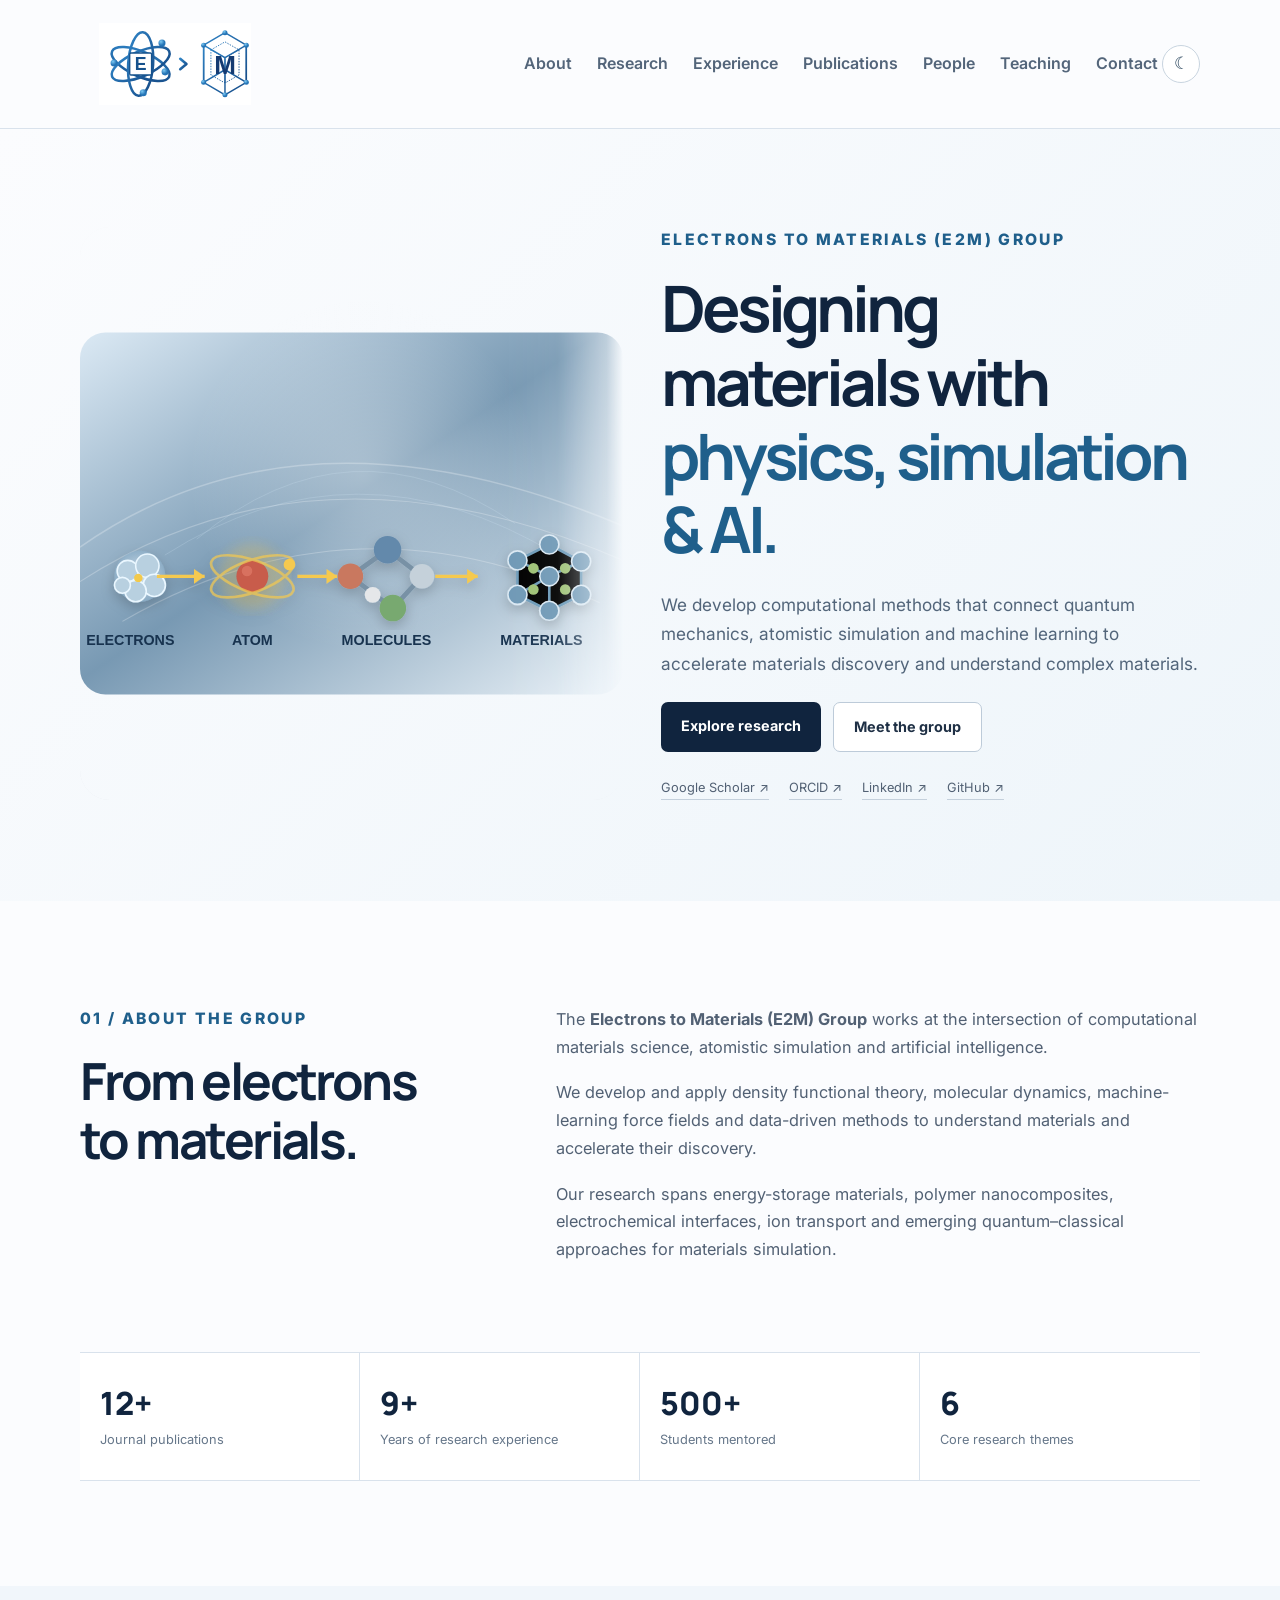
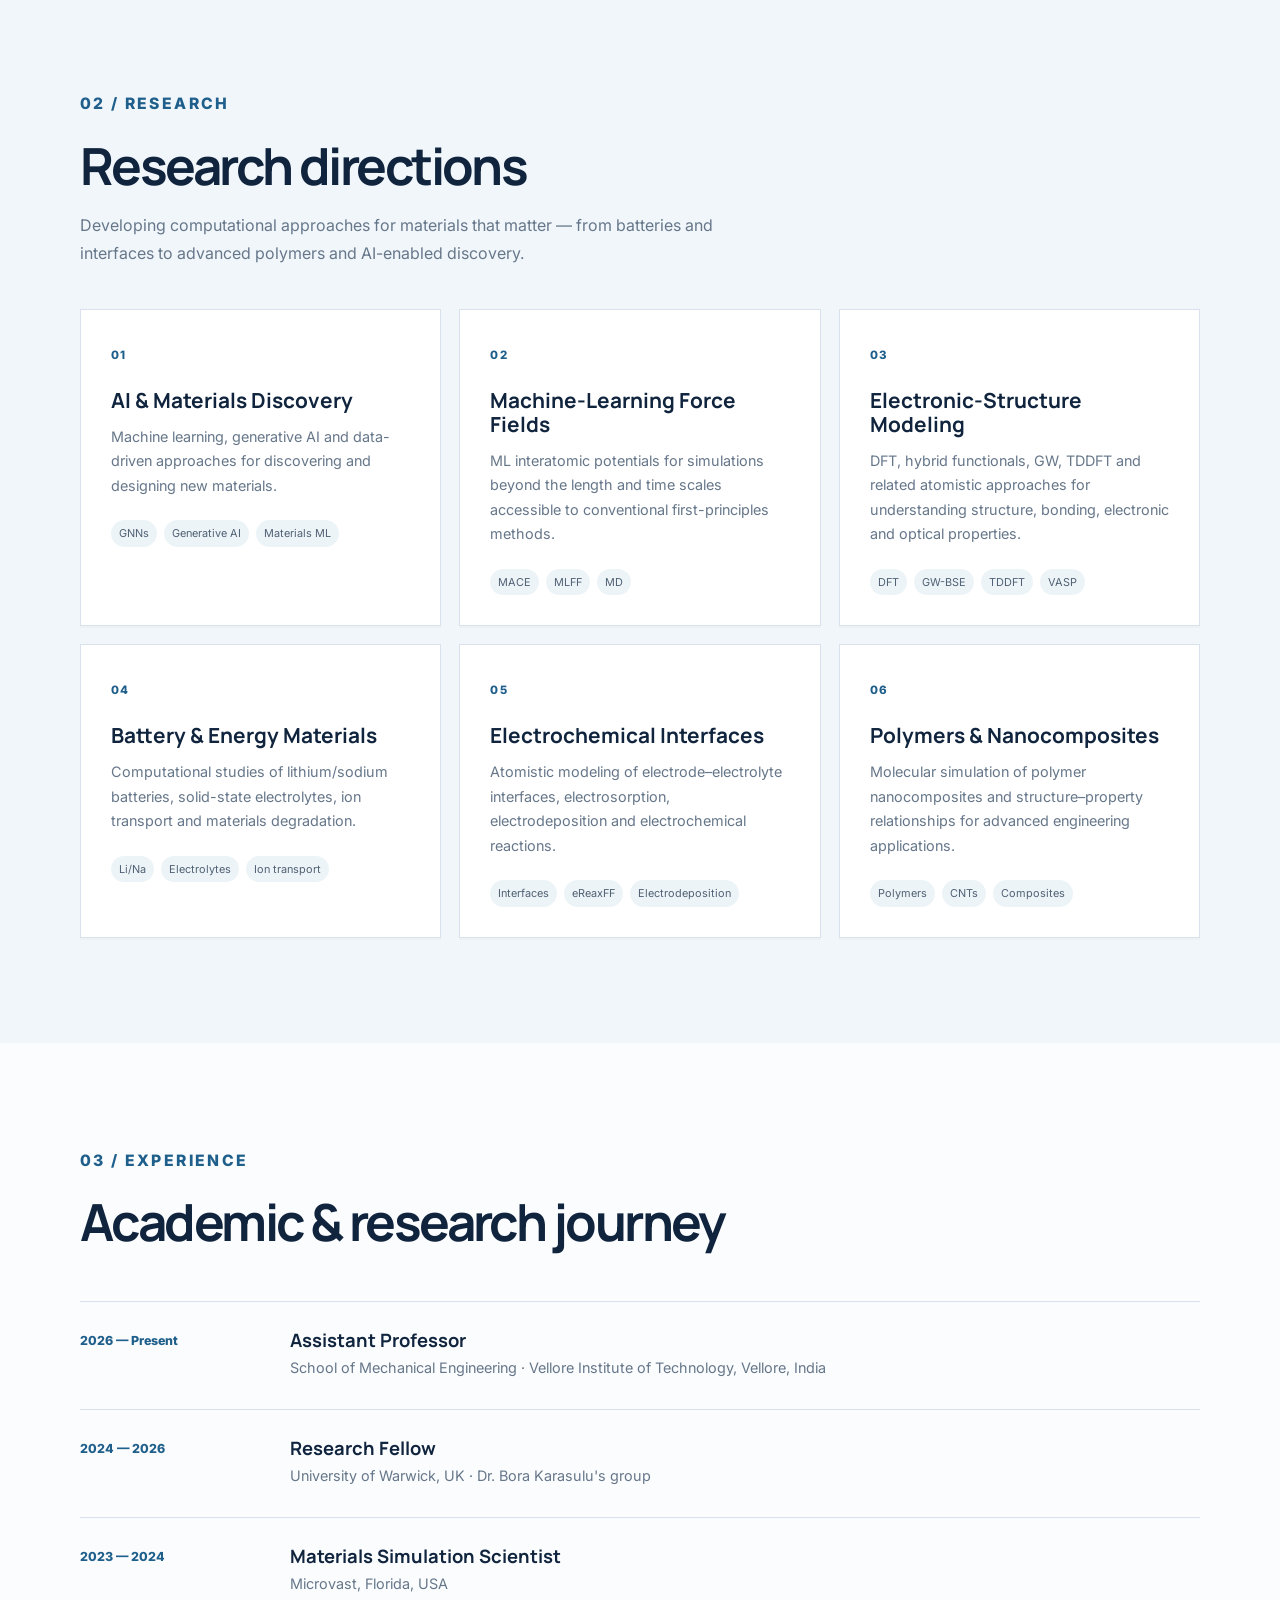
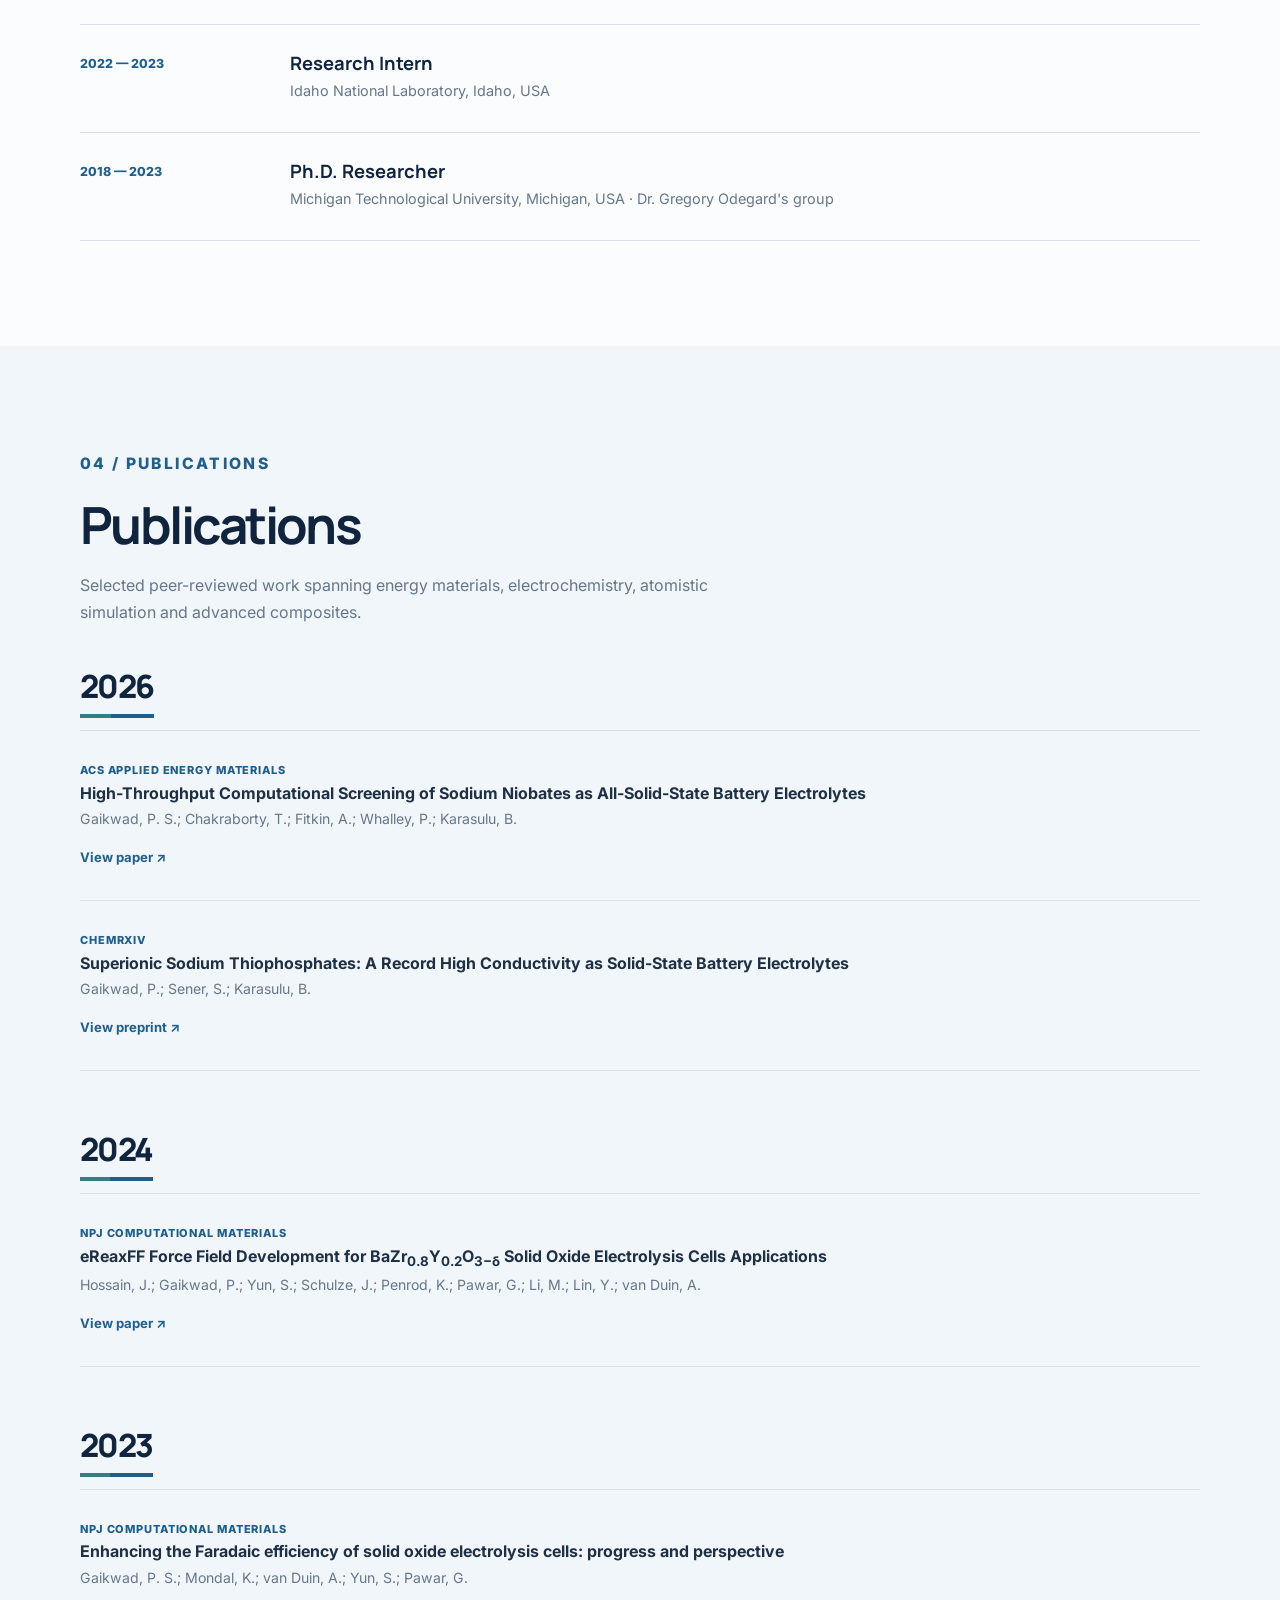
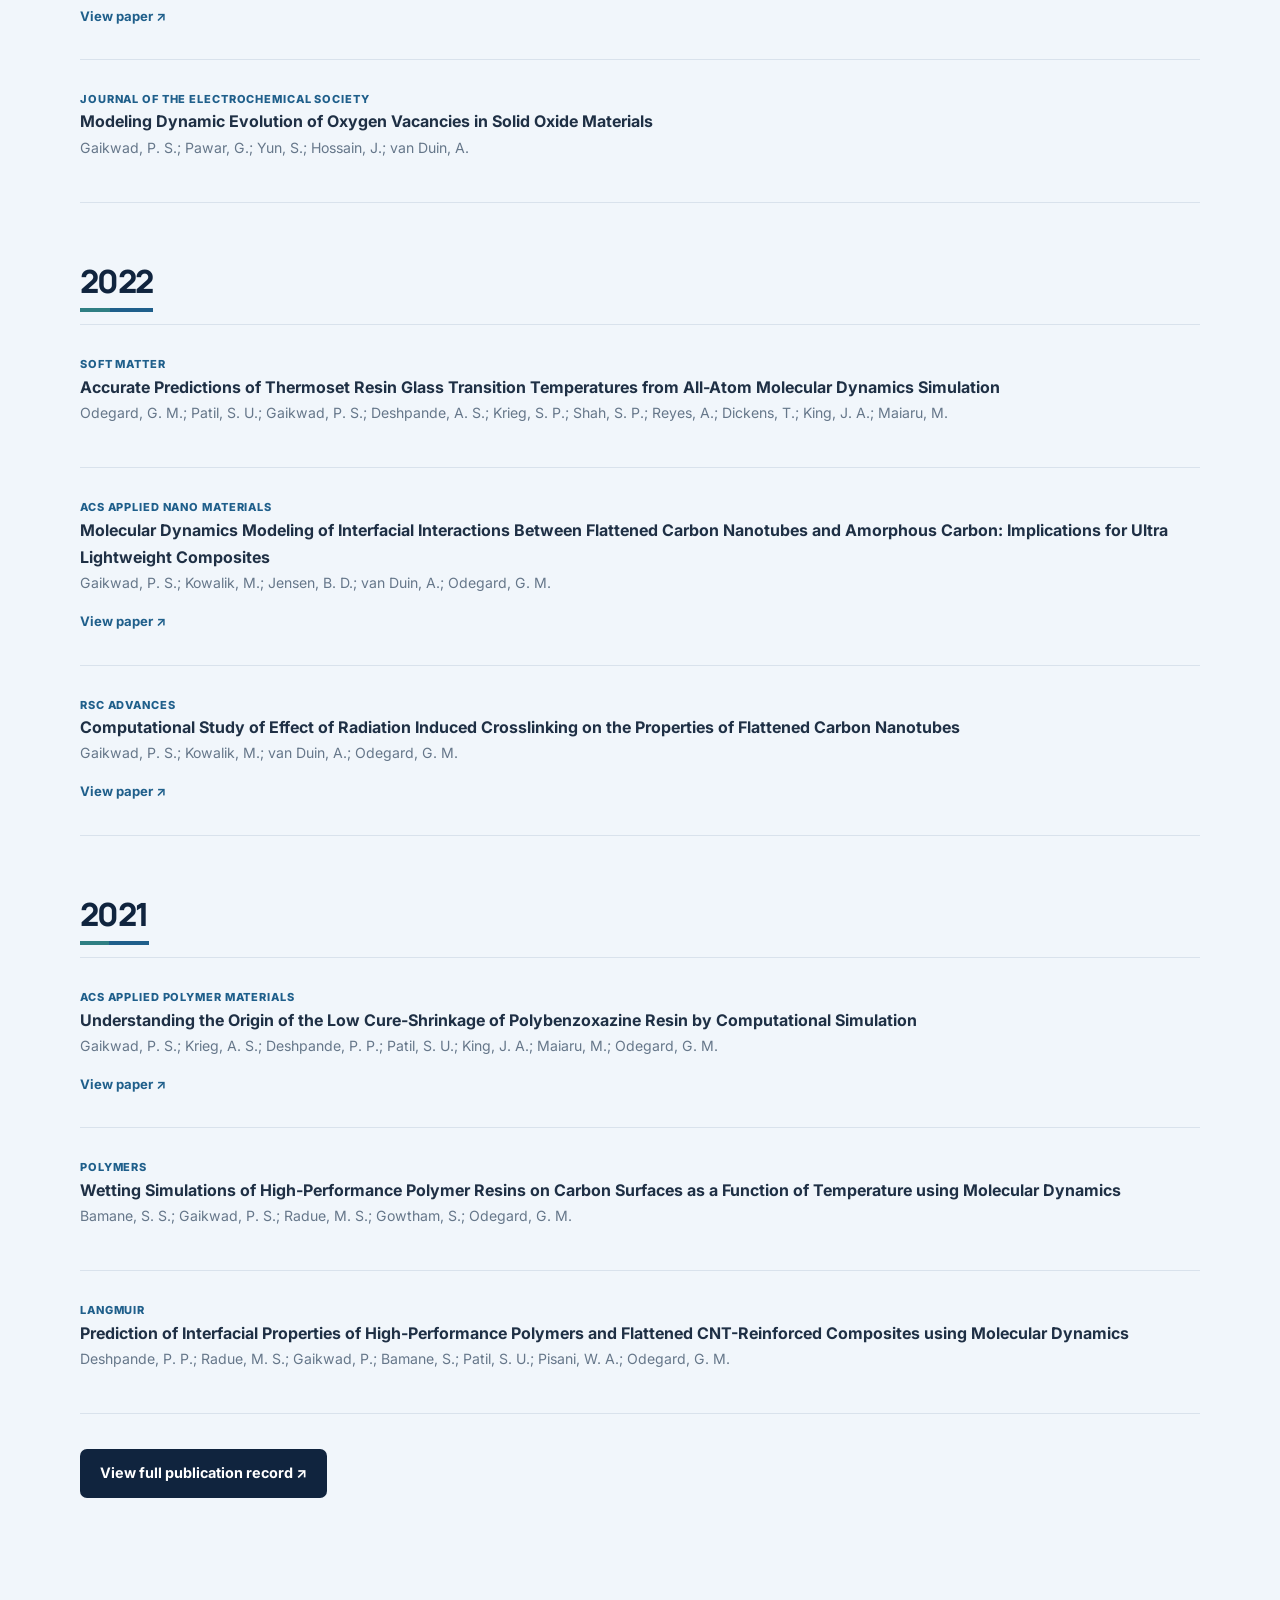
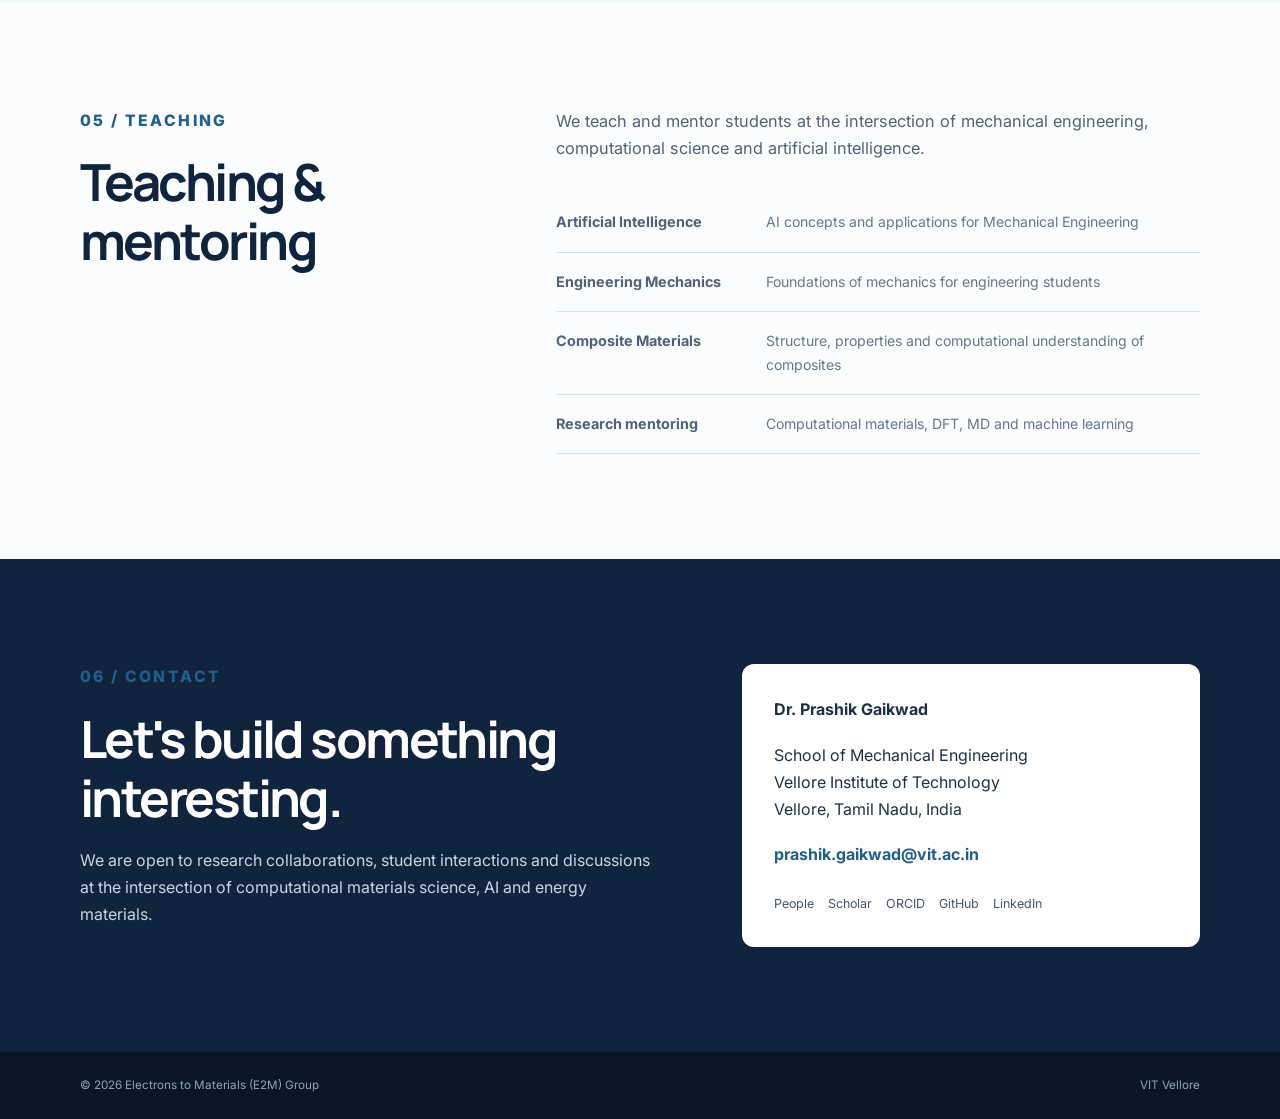
<file: index.html>
<!DOCTYPE html><html lang="en"><head><meta charset="UTF-8"><meta name="viewport" content="width=device-width,initial-scale=1.0"><meta name="description" content="Electrons to Materials (E2M) Group — Computational materials science, atomistic simulation, machine learning and AI-enabled materials discovery."><meta name="author" content="Prashik Sunil Gaikwad"><link rel="icon" href="images/e2m-logo.svg"><title>Electrons to Materials (E2M) Group</title><link rel="stylesheet" href="style.css"><link rel="stylesheet" href="theme.css"><link rel="preconnect" href="https://fonts.googleapis.com"><link rel="preconnect" href="https://fonts.gstatic.com" crossorigin><link href="https://fonts.googleapis.com/css2?family=Inter:wght@400;500;600;700&family=Manrope:wght@600;700;800&display=swap" rel="stylesheet"><style>.publication-year>h3{font-size:2rem}.publication-year{margin-top:60px}.publication-year:first-child{margin-top:36px}@media(max-width:700px){.publication-year>h3{font-size:1.7rem}.publication-year{margin-top:48px}.publication-year:first-child{margin-top:30px}}</style><script>(function(){try{if(localStorage.getItem('e2m-theme')==='dark'||(!localStorage.getItem('e2m-theme')&&window.matchMedia('(prefers-color-scheme: dark)').matches))document.documentElement.classList.add('theme-dark')}catch(e){}})();</script></head><body><header class="site-header"><nav class="navbar container"><a class="logo" href="#home" aria-label="E2M Group home"><img src="images/e2m-logo.svg" alt="E2M Group logo" style="height:54px;width:62px;object-fit:contain;display:block"></a><button class="menu-toggle" aria-label="Open navigation">☰</button><div class="nav-links"><a href="#about">About</a><a href="#research">Research</a><a href="#experience">Experience</a><a href="#publications">Publications</a><a href="people.html">People</a><a href="#teaching">Teaching</a><a href="#contact">Contact</a></div><button class="nav-theme-toggle" id="themeToggle" type="button" aria-label="Switch to dark mode" title="Switch to dark mode"><span class="theme-icon" aria-hidden="true">☾</span><span class="theme-label">Theme</span></button></nav></header><main><section id="home" class="hero"><div class="container hero-grid"><div class="hero-copy"><p class="eyebrow">ELECTRONS TO MATERIALS (E2M) GROUP</p><h1>Designing materials with <span>physics, simulation & AI.</span></h1><p class="hero-text">We develop computational methods that connect quantum mechanics, atomistic simulation and machine learning to accelerate materials discovery and understand complex materials.</p><div class="hero-actions"><a class="button primary" href="#research">Explore research</a><a class="button secondary" href="people.html">Meet the group</a></div><div class="quick-links"><a href="https://scholar.google.com/citations?user=rSj2llAAAAAJ&hl=en" target="_blank" rel="noopener">Google Scholar ↗</a><a href="https://orcid.org/0000-0001-7951-0115" target="_blank" rel="noopener">ORCID ↗</a><a href="https://www.linkedin.com/in/prashik-gaikwad-ph-d-0b2294a1/" target="_blank" rel="noopener">LinkedIn ↗</a><a href="https://github.com/prashikg" target="_blank" rel="noopener">GitHub ↗</a></div></div><div class="hero-research-visual"><img src="images/atoms-to-materials.svg" alt="Electrons to atoms, molecules and materials visual for the E2M Group"></div></div></section><section id="about" class="section"><div class="container two-col"><div><p class="section-label">01 / ABOUT THE GROUP</p><h2>From electrons to materials.</h2></div><div class="prose"><p>The <strong>Electrons to Materials (E2M) Group</strong> works at the intersection of computational materials science, atomistic simulation and artificial intelligence.</p><p>We develop and apply density functional theory, molecular dynamics, machine-learning force fields and data-driven methods to understand materials and accelerate their discovery.</p><p>Our research spans energy-storage materials, polymer nanocomposites, electrochemical interfaces, ion transport and emerging quantum–classical approaches for materials simulation.</p></div></div><div class="container stats"><div><strong>12+</strong><span>Journal publications</span></div><div><strong>9+</strong><span>Years of research experience</span></div><div><strong>500+</strong><span>Students mentored</span></div><div><strong>6</strong><span>Core research themes</span></div></div></section><section id="research" class="section tinted"><div class="container"><p class="section-label">02 / RESEARCH</p><h2>Research directions</h2><p class="section-intro">Developing computational approaches for materials that matter — from batteries and interfaces to advanced polymers and AI-enabled discovery.</p><div class="research-grid"><article><span class="card-number">01</span><h3>AI & Materials Discovery</h3><p>Machine learning, generative AI and data-driven approaches for discovering and designing new materials.</p><div class="tags"><span>GNNs</span><span>Generative AI</span><span>Materials ML</span></div></article><article><span class="card-number">02</span><h3>Machine-Learning Force Fields</h3><p>ML interatomic potentials for simulations beyond the length and time scales accessible to conventional first-principles methods.</p><div class="tags"><span>MACE</span><span>MLFF</span><span>MD</span></div></article><article><span class="card-number">03</span><h3>Electronic-Structure Modeling</h3><p>DFT, hybrid functionals, GW, TDDFT and related atomistic approaches for understanding structure, bonding, electronic and optical properties.</p><div class="tags"><span>DFT</span><span>GW-BSE</span><span>TDDFT</span><span>VASP</span></div></article><article><span class="card-number">04</span><h3>Battery & Energy Materials</h3><p>Computational studies of lithium/sodium batteries, solid-state electrolytes, ion transport and materials degradation.</p><div class="tags"><span>Li/Na</span><span>Electrolytes</span><span>Ion transport</span></div></article><article><span class="card-number">05</span><h3>Electrochemical Interfaces</h3><p>Atomistic modeling of electrode–electrolyte interfaces, electrosorption, electrodeposition and electrochemical reactions.</p><div class="tags"><span>Interfaces</span><span>eReaxFF</span><span>Electrodeposition</span></div></article><article><span class="card-number">06</span><h3>Polymers & Nanocomposites</h3><p>Molecular simulation of polymer nanocomposites and structure–property relationships for advanced engineering applications.</p><div class="tags"><span>Polymers</span><span>CNTs</span><span>Composites</span></div></article></div></div></section><section id="experience" class="section"><div class="container"><p class="section-label">03 / EXPERIENCE</p><h2>Academic & research journey</h2><div class="timeline"><div class="timeline-item"><span>2026 — Present</span><div><h3>Assistant Professor</h3><p>School of Mechanical Engineering · Vellore Institute of Technology, Vellore, India</p></div></div><div class="timeline-item"><span>2024 — 2026</span><div><h3>Research Fellow</h3><p>University of Warwick, UK · Dr. Bora Karasulu's group</p></div></div><div class="timeline-item"><span>2023 — 2024</span><div><h3>Materials Simulation Scientist</h3><p>Microvast, Florida, USA</p></div></div><div class="timeline-item"><span>2022 — 2023</span><div><h3>Research Intern</h3><p>Idaho National Laboratory, Idaho, USA</p></div></div><div class="timeline-item"><span>2018 — 2023</span><div><h3>Ph.D. Researcher</h3><p>Michigan Technological University, Michigan, USA · Dr. Gregory Odegard's group</p></div></div></div></div></section><section id="publications" class="section tinted"><div class="container"><p class="section-label">04 / PUBLICATIONS</p><h2>Publications</h2><p class="section-intro">Selected peer-reviewed work spanning energy materials, electrochemistry, atomistic simulation and advanced composites.</p><div class="publication-years"><section class="publication-year"><h3>2026</h3><div class="publication-list"><article class="pub-item"><div class="pub-meta"><span>ACS Applied Energy Materials</span></div><h4>High-Throughput Computational Screening of Sodium Niobates as All-Solid-State Battery Electrolytes</h4><p>Gaikwad, P. S.; Chakraborty, T.; Fitkin, A.; Whalley, P.; Karasulu, B.</p><a href="https://pubs.acs.org/doi/10.1021/acsaem.6c01299" target="_blank" rel="noopener">View paper ↗</a></article><article class="pub-item"><div class="pub-meta"><span>ChemRxiv</span></div><h4>Superionic Sodium Thiophosphates: A Record High Conductivity as Solid-State Battery Electrolytes</h4><p>Gaikwad, P.; Sener, S.; Karasulu, B.</p><a href="https://chemrxiv.org/doi/abs/10.26434/chemrxiv.15006662/v1" target="_blank" rel="noopener">View preprint ↗</a></article></div></section><section class="publication-year"><h3>2024</h3><div class="publication-list"><article class="pub-item"><div class="pub-meta"><span>npj Computational Materials</span></div><h4>eReaxFF Force Field Development for BaZr<sub>0.8</sub>Y<sub>0.2</sub>O<sub>3−δ</sub> Solid Oxide Electrolysis Cells Applications</h4><p>Hossain, J.; Gaikwad, P.; Yun, S.; Schulze, J.; Penrod, K.; Pawar, G.; Li, M.; Lin, Y.; van Duin, A.</p><a href="https://doi.org/10.1038/s41524-024-01268-9" target="_blank" rel="noopener">View paper ↗</a></article></div></section><section class="publication-year"><h3>2023</h3><div class="publication-list"><article class="pub-item"><div class="pub-meta"><span>npj Computational Materials</span></div><h4>Enhancing the Faradaic efficiency of solid oxide electrolysis cells: progress and perspective</h4><p>Gaikwad, P. S.; Mondal, K.; van Duin, A.; Yun, S.; Pawar, G.</p><a href="https://doi.org/10.1038/s41524-023-01044-1" target="_blank" rel="noopener">View paper ↗</a></article><article class="pub-item"><div class="pub-meta"><span>Journal of The Electrochemical Society</span></div><h4>Modeling Dynamic Evolution of Oxygen Vacancies in Solid Oxide Materials</h4><p>Gaikwad, P. S.; Pawar, G.; Yun, S.; Hossain, J.; van Duin, A.</p></article></div></section><section class="publication-year"><h3>2022</h3><div class="publication-list"><article class="pub-item"><div class="pub-meta"><span>Soft Matter</span></div><h4>Accurate Predictions of Thermoset Resin Glass Transition Temperatures from All-Atom Molecular Dynamics Simulation</h4><p>Odegard, G. M.; Patil, S. U.; Gaikwad, P. S.; Deshpande, A. S.; Krieg, S. P.; Shah, S. P.; Reyes, A.; Dickens, T.; King, J. A.; Maiaru, M.</p></article><article class="pub-item"><div class="pub-meta"><span>ACS Applied Nano Materials</span></div><h4>Molecular Dynamics Modeling of Interfacial Interactions Between Flattened Carbon Nanotubes and Amorphous Carbon: Implications for Ultra Lightweight Composites</h4><p>Gaikwad, P. S.; Kowalik, M.; Jensen, B. D.; van Duin, A.; Odegard, G. M.</p><a href="https://doi.org/10.1021/acsanm.2c01280" target="_blank" rel="noopener">View paper ↗</a></article><article class="pub-item"><div class="pub-meta"><span>RSC Advances</span></div><h4>Computational Study of Effect of Radiation Induced Crosslinking on the Properties of Flattened Carbon Nanotubes</h4><p>Gaikwad, P. S.; Kowalik, M.; van Duin, A.; Odegard, G. M.</p><a href="https://doi.org/10.1039/D2RA05550C" target="_blank" rel="noopener">View paper ↗</a></article></div></section><section class="publication-year"><h3>2021</h3><div class="publication-list"><article class="pub-item"><div class="pub-meta"><span>ACS Applied Polymer Materials</span></div><h4>Understanding the Origin of the Low Cure-Shrinkage of Polybenzoxazine Resin by Computational Simulation</h4><p>Gaikwad, P. S.; Krieg, A. S.; Deshpande, P. P.; Patil, S. U.; King, J. A.; Maiaru, M.; Odegard, G. M.</p><a href="https://doi.org/10.1021/acsapm.1c01070" target="_blank" rel="noopener">View paper ↗</a></article><article class="pub-item"><div class="pub-meta"><span>Polymers</span></div><h4>Wetting Simulations of High-Performance Polymer Resins on Carbon Surfaces as a Function of Temperature using Molecular Dynamics</h4><p>Bamane, S. S.; Gaikwad, P. S.; Radue, M. S.; Gowtham, S.; Odegard, G. M.</p></article><article class="pub-item"><div class="pub-meta"><span>Langmuir</span></div><h4>Prediction of Interfacial Properties of High-Performance Polymers and Flattened CNT-Reinforced Composites using Molecular Dynamics</h4><p>Deshpande, P. P.; Radue, M. S.; Gaikwad, P.; Bamane, S.; Patil, S. U.; Pisani, W. A.; Odegard, G. M.</p></article></div></section></div><div class="publication-footer"><a class="button primary" href="https://scholar.google.com/citations?user=rSj2llAAAAAJ&hl=en" target="_blank" rel="noopener">View full publication record ↗</a></div></div></section><section id="teaching" class="section"><div class="container two-col"><div><p class="section-label">05 / TEACHING</p><h2>Teaching & mentoring</h2></div><div class="prose"><p>We teach and mentor students at the intersection of mechanical engineering, computational science and artificial intelligence.</p><div class="teaching-list"><div><strong>Artificial Intelligence</strong><span>AI concepts and applications for Mechanical Engineering</span></div><div><strong>Engineering Mechanics</strong><span>Foundations of mechanics for engineering students</span></div><div><strong>Composite Materials</strong><span>Structure, properties and computational understanding of composites</span></div><div><strong>Research mentoring</strong><span>Computational materials, DFT, MD and machine learning</span></div></div></div></div></section><section id="contact" class="contact"><div class="container contact-grid"><div><p class="section-label">06 / CONTACT</p><h2>Let's build something interesting.</h2><p>We are open to research collaborations, student interactions and discussions at the intersection of computational materials science, AI and energy materials.</p></div><div class="contact-card"><p><strong>Dr. Prashik Gaikwad</strong></p><p>School of Mechanical Engineering<br>Vellore Institute of Technology<br>Vellore, Tamil Nadu, India</p><a class="email" href="mailto:prashik.gaikwad@vit.ac.in">prashik.gaikwad@vit.ac.in</a><div class="socials"><a href="people.html">People</a><a href="https://scholar.google.com/citations?user=rSj2llAAAAAJ&hl=en" target="_blank" rel="noopener">Scholar</a><a href="https://orcid.org/0000-0001-7951-0115" target="_blank" rel="noopener">ORCID</a><a href="https://github.com/prashikg" target="_blank" rel="noopener">GitHub</a><a href="https://www.linkedin.com/in/prashik-gaikwad-ph-d-0b2294a1/" target="_blank" rel="noopener">LinkedIn</a></div></div></div></section></main><footer><div class="container"><span>© 2026 Electrons to Materials (E2M) Group</span><span>VIT Vellore</span></div></footer><script>const b=document.querySelector('.menu-toggle'),n=document.querySelector('.nav-links');b?.addEventListener('click',()=>n.classList.toggle('open'));document.querySelectorAll('.nav-links a').forEach(a=>a.addEventListener('click',()=>n.classList.remove('open')));const themeToggle=document.getElementById('themeToggle');function updateThemeButton(){const dark=document.documentElement.classList.contains('theme-dark');themeToggle.querySelector('.theme-icon').textContent=dark?'☀':'☾';themeToggle.setAttribute('aria-label',dark?'Switch to light mode':'Switch to dark mode');themeToggle.setAttribute('title',dark?'Switch to light mode':'Switch to dark mode')}themeToggle?.addEventListener('click',()=>{const dark=document.documentElement.classList.toggle('theme-dark');try{localStorage.setItem('e2m-theme',dark?'dark':'light')}catch(e){}updateThemeButton()});updateThemeButton();</script></body></html>
</file>
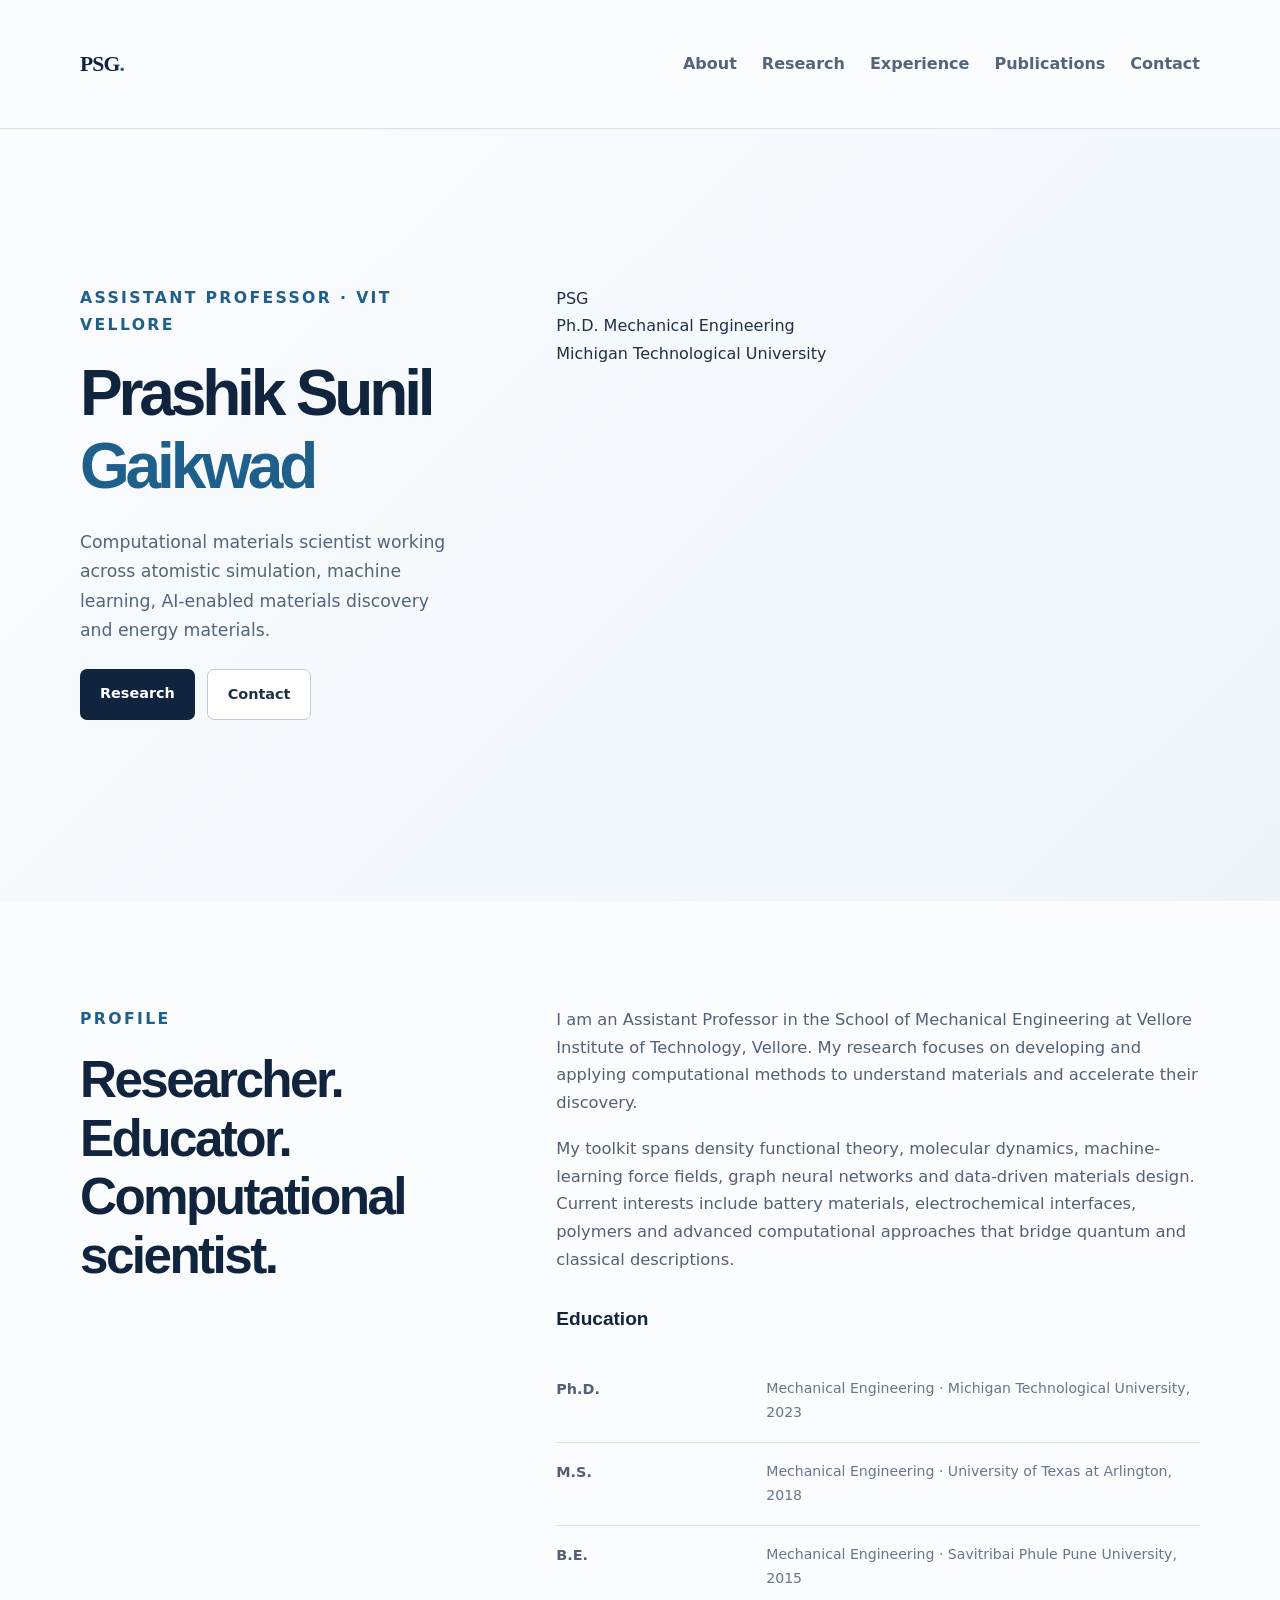
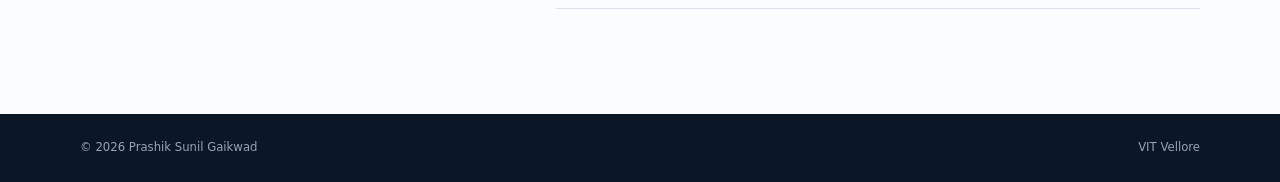
<file: team/prashik-g.html>
<!DOCTYPE html><html lang="en"><head><meta charset="UTF-8"><meta name="viewport" content="width=device-width,initial-scale=1"><title>Prashik Sunil Gaikwad | Assistant Professor</title><link rel="stylesheet" href="../style.css"></head><body><header class="site-header"><nav class="navbar container"><a class="logo" href="../index.html">PSG<span>.</span></a><div class="nav-links" style="display:flex"><a href="../index.html#about">About</a><a href="../index.html#research">Research</a><a href="../index.html#experience">Experience</a><a href="../index.html#publications">Publications</a><a href="../index.html#contact">Contact</a></div></nav></header><main><section class="hero"><div class="container two-col"><div><p class="eyebrow">ASSISTANT PROFESSOR · VIT VELLORE</p><h1>Prashik Sunil <span>Gaikwad</span></h1><p class="hero-text">Computational materials scientist working across atomistic simulation, machine learning, AI-enabled materials discovery and energy materials.</p><div class="hero-actions"><a class="button primary" href="../index.html#research">Research</a><a class="button secondary" href="../index.html#contact">Contact</a></div></div><div class="hero-panel"><div class="initials">PSG</div><p>Ph.D. Mechanical Engineering<br>Michigan Technological University</p></div></div></section><section class="section"><div class="container two-col"><div><p class="section-label">PROFILE</p><h2>Researcher. Educator. Computational scientist.</h2></div><div class="prose"><p>I am an Assistant Professor in the School of Mechanical Engineering at Vellore Institute of Technology, Vellore. My research focuses on developing and applying computational methods to understand materials and accelerate their discovery.</p><p>My toolkit spans density functional theory, molecular dynamics, machine-learning force fields, graph neural networks and data-driven materials design. Current interests include battery materials, electrochemical interfaces, polymers and advanced computational approaches that bridge quantum and classical descriptions.</p><h3 style="margin-top:35px">Education</h3><div class="teaching-list"><div><strong>Ph.D.</strong><span>Mechanical Engineering · Michigan Technological University, 2023</span></div><div><strong>M.S.</strong><span>Mechanical Engineering · University of Texas at Arlington, 2018</span></div><div><strong>B.E.</strong><span>Mechanical Engineering · Savitribai Phule Pune University, 2015</span></div></div></div></div></section></main><footer><div class="container"><span>© 2026 Prashik Sunil Gaikwad</span><span>VIT Vellore</span></div></footer></body></html>
</file>
<file: style.css>
:root{--navy:#10243e;--ink:#1f3045;--muted:#66778a;--line:#d9e2ec;--paper:#fbfcfe;--bluewash:#f1f6fb;--accent:#1f5f8b;--accent2:#2f7f83;--white:#fff;--shadow:0 18px 45px rgba(16,36,62,.10)}*{box-sizing:border-box;margin:0;padding:0}html{scroll-behavior:smooth}body{font-family:Inter,system-ui,sans-serif;color:var(--ink);background:var(--paper);line-height:1.7}h1,h2,h3{font-family:Manrope,Inter,sans-serif;color:var(--navy);line-height:1.15}a{color:inherit}.container{width:min(1120px,calc(100% - 44px));margin:auto}.site-header{position:sticky;top:0;z-index:100;background:rgba(251,252,254,.96);backdrop-filter:blur(12px);border-bottom:1px solid var(--line)}.navbar{height:88px;display:flex;align-items:center;justify-content:space-between}.logo{font:800 1.35rem Manrope;text-decoration:none;color:var(--navy);letter-spacing:-.04em;display:flex;align-items:center}.logo span{color:var(--accent)}.logo img{height:78px!important;width:88px!important;object-fit:contain;display:block}.nav-links{display:flex;align-items:center;gap:34px;margin-left:auto;padding-left:35px}.nav-links a{font-size:.84rem;font-weight:600;text-decoration:none;color:#53657a;white-space:nowrap;transition:color .2s}.nav-links a:hover{color:var(--accent)}.menu-toggle{display:none;border:0;background:none;font-size:1.5rem}.hero{min-height:calc(100vh - 88px);display:flex;align-items:center;background:linear-gradient(135deg,#fbfcfe 0%,#eef5fa 100%);overflow:hidden}.hero-grid{display:grid;grid-template-columns:1fr 1fr;gap:34px;align-items:stretch;padding:55px 0 58px}.hero-copy{grid-column:2;grid-row:1;position:relative;z-index:2;padding-left:4px;padding-top:0;padding-bottom:0;display:flex;flex-direction:column;justify-content:center}.eyebrow,.section-label{font-size:.98rem;letter-spacing:.15em;font-weight:800;color:var(--accent);margin-bottom:18px}.hero h1{font-size:clamp(3rem,5vw,4.85rem);letter-spacing:-.065em;max-width:680px}.hero h1 span{color:var(--accent)}.hero-text{font-size:1.08rem;color:#52657a;max-width:620px;margin:24px 0}.hero-actions{display:flex;gap:12px;margin-bottom:25px}.button{display:inline-block;padding:12px 20px;border-radius:7px;text-decoration:none;font-weight:700;font-size:.9rem}.button.primary{background:var(--navy);color:#fff}.button.secondary{border:1px solid #bdcbd9;background:#fff}.quick-links{display:flex;gap:20px;flex-wrap:wrap}.quick-links a{font-size:.8rem;color:#526174;text-decoration:none;border-bottom:1px solid #c4d0dc}.hero-research-visual{grid-column:1;grid-row:1;align-self:stretch;justify-self:stretch;width:100%;max-width:none;margin:0;position:relative;z-index:1;line-height:0;border-radius:30px;overflow:hidden;box-shadow:0 18px 45px rgba(16,36,62,.10);-webkit-mask-image:linear-gradient(to right,#000 0%,#000 78%,rgba(0,0,0,.94) 88%,rgba(0,0,0,.45) 97%,transparent 100%);mask-image:linear-gradient(to right,#000 0%,#000 78%,rgba(0,0,0,.94) 88%,rgba(0,0,0,.45) 97%,transparent 100%);display:flex;align-items:stretch}.hero-research-visual img{width:100%;height:100%;object-fit:fill;display:block;border-radius:30px}.section{padding:105px 0;background:var(--paper)}.tinted{background:var(--bluewash)}.two-col{display:grid;grid-template-columns:.75fr 1.25fr;gap:90px}.section h2,.contact h2{font-size:clamp(2.3rem,4vw,3.8rem);letter-spacing:-.05em}.prose{font-size:1.02rem;color:#526174}.prose p{margin-bottom:18px}.stats{margin-top:70px;display:grid;grid-template-columns:repeat(4,1fr);border-top:1px solid var(--line);border-bottom:1px solid var(--line);background:#fff}.stats div{padding:28px 20px;border-right:1px solid var(--line)}.stats div:last-child{border:0}.stats strong{display:block;font:800 2rem Manrope;color:var(--navy)}.stats span{color:var(--muted);font-size:.8rem}.section-intro{max-width:700px;color:var(--muted);margin:18px 0 42px}.research-grid{display:grid;grid-template-columns:repeat(3,1fr);gap:18px}.research-grid article{background:#fff;border:1px solid var(--line);padding:30px;min-height:285px;transition:.25s;box-shadow:0 2px 0 rgba(15,23,42,.02)}.research-grid article:hover{transform:translateY(-5px);box-shadow:var(--shadow)}.card-number{font-size:.72rem;font-weight:800;color:var(--accent);letter-spacing:.12em}.research-grid h3{font-size:1.3rem;margin:22px 0 12px}.research-grid p{color:var(--muted);font-size:.9rem}.tags{display:flex;gap:7px;flex-wrap:wrap;margin-top:22px}.tags span{font-size:.68rem;padding:4px 8px;border-radius:20px;background:#edf4f8;color:#506174}.timeline{margin-top:50px;border-top:1px solid var(--line)}.timeline-item{display:grid;grid-template-columns:180px 1fr;gap:30px;padding:28px 0;border-bottom:1px solid var(--line)}.timeline-item>span{font-size:.78rem;font-weight:800;color:var(--accent)}.timeline-item h3{font-size:1.15rem;margin-bottom:5px}.timeline-item p{color:var(--muted);font-size:.9rem}.publication-list{margin-top:45px}.pub-item{padding:30px 0;border-top:1px solid var(--line)}.pub-item:last-child{border-bottom:1px solid var(--line)}.pub-meta{display:flex;gap:12px;flex-wrap:wrap}.pub-meta span{font-size:.69rem;color:var(--accent);font-weight:800;letter-spacing:.08em;text-transform:uppercase}.pub-meta span+span:before{content:"·";margin-right:12px;color:#9aabba}.pub-item h3{font-size:1.22rem;margin:10px 0}.pub-item p{font-size:.88rem;color:var(--muted);margin-bottom:12px}.pub-item a{font-size:.82rem;color:var(--accent);font-weight:700;text-decoration:none}.publication-footer{padding-top:35px}.teaching-list{margin-top:30px}.teaching-list div{padding:17px 0;border-bottom:1px solid var(--line);display:grid;grid-template-columns:190px 1fr;gap:20px}.teaching-list strong{font-size:.9rem}.teaching-list span{font-size:.88rem;color:var(--muted)}.contact{padding:105px 0;background:var(--navy);color:#cbd5e1}.contact h2{color:#fff;margin-bottom:20px}.contact-grid{display:grid;grid-template-columns:1fr .8fr;gap:90px}.contact-card{background:#fff;color:var(--ink);padding:32px;border-radius:12px}.contact-card p{margin-bottom:18px}.email{color:var(--accent);font-weight:700;text-decoration:none}.socials{display:flex;gap:14px;flex-wrap:wrap;margin-top:25px}.socials a{font-size:.78rem;text-decoration:none;color:#475569}.socials a:hover{color:var(--accent)}footer{padding:24px 0;background:#0b1727;color:#94a3b8;font-size:.73rem}footer .container{display:flex;justify-content:space-between;gap:20px}.profile-hero{padding:90px 0 70px;background:linear-gradient(135deg,#fbfcfe,#eef5fa)}.profile-grid{display:grid;grid-template-columns:300px 1fr;gap:70px;align-items:center}.profile-photo{width:100%;aspect-ratio:4/5;object-fit:cover;border-radius:24px;box-shadow:var(--shadow);border:1px solid var(--line)}.profile-hero h1{font-size:clamp(2.7rem,5vw,4.8rem);letter-spacing:-.06em}.profile-hero h1 span{color:var(--accent)}.profile-role{font-weight:700;color:var(--accent);margin:15px 0}.profile-bio{max-width:720px;color:#526174;font-size:1.05rem}.profile-links{display:flex;gap:12px;flex-wrap:wrap;margin-top:25px}.profile-section{padding:90px 0}.profile-section.alt{background:var(--bluewash)}.award-grid{display:grid;gap:14px;margin-top:35px}.award-card{background:#fff;border:1px solid var(--line);padding:22px 25px;border-radius:10px}.award-card strong{display:block;color:var(--navy)}.award-card span{font-size:.85rem;color:var(--muted)}.student-grid{display:grid;grid-template-columns:repeat(2,1fr);gap:20px;margin-top:40px}.student-card{min-height:170px;background:#fff;border:1px solid var(--line);padding:28px;border-radius:12px}.student-card h3{margin-bottom:10px}.student-card p{color:#94a3b8;font-size:.88rem}.back-link{display:inline-block;margin-top:25px;color:var(--accent);font-weight:700;text-decoration:none}.publication-year{margin-top:58px}.publication-year:first-child{margin-top:35px}.publication-year>h3{display:inline-block;font-size:2rem;letter-spacing:-.04em;color:var(--navy);padding-bottom:8px;border-bottom:3px solid var(--accent);position:relative}.publication-year>h3:after{content:"";position:absolute;left:0;bottom:-3px;width:32%;height:3px;background:var(--accent2)}.publication-year .publication-list{margin-top:10px}.publication-year .pub-item:first-child{border-top:1px solid var(--line)}@media(max-width:900px){.navbar{height:78px}.logo img{height:68px!important;width:78px!important}.nav-links{gap:22px;padding-left:25px}.hero{min-height:calc(100vh - 78px)}.hero-grid,.two-col,.contact-grid,.profile-grid{grid-template-columns:1fr;gap:35px}.hero-copy{grid-column:1;grid-row:1;padding-left:0;padding-top:0;padding-bottom:0}.hero-research-visual{grid-column:1;grid-row:2;width:100%;max-width:680px;margin:0;justify-self:center;align-self:auto;border-radius:28px;-webkit-mask-image:linear-gradient(to right,#000 0%,#000 88%,transparent 100%);mask-image:linear-gradient(to right,#000 0%,#000 88%,transparent 100%)}.hero-research-visual img{border-radius:28px;object-fit:contain;height:auto}.research-grid{grid-template-columns:repeat(2,1fr)}.stats{grid-template-columns:repeat(2,1fr)}.stats div:nth-child(2){border-right:0}.stats div:nth-child(-n+2){border-bottom:1px solid var(--line)}.profile-grid{max-width:720px}.profile-photo{width:260px}}@media(max-width:700px){.container{width:min(100% - 30px,1120px)}.navbar{height:68px}.logo img{height:60px!important;width:70px!important}.menu-toggle{display:block}.nav-links{display:none;position:absolute;left:0;right:0;top:68px;background:#fbfcfe;padding:20px;flex-direction:column;align-items:flex-start;gap:18px;border-bottom:1px solid var(--line);box-shadow:0 10px 25px rgba(16,36,62,.08)}.nav-links.open{display:flex}.hero-grid{padding:42px 0 50px}.hero h1{font-size:2.9rem}.hero-research-visual{max-width:100%;border-radius:22px;-webkit-mask-image:linear-gradient(to right,#000 0%,#000 0%,rgba(0,0,0,.95) 88%,transparent 100%);mask-image:linear-gradient(to right,#000 0%,#000 0%,rgba(0,0,0,.95) 88%,transparent 100%)}.hero-research-visual img{border-radius:22px}.section,.contact,.profile-section{padding:75px 0}.research-grid{grid-template-columns:1fr}.stats{margin-top:45px}.timeline-item{grid-template-columns:1fr;gap:6px}.teaching-list div{grid-template-columns:1fr;gap:3px}.student-grid{grid-template-columns:1fr}.profile-hero{padding:65px 0}.profile-photo{width:220px}.profile-hero h1{font-size:2.9rem}footer .container{flex-direction:column}.hero-text{font-size:1rem}.publication-year{margin-top:48px}.publication-year:first-child{margin-top:30px}.publication-year>h3{font-size:1.7rem;padding-bottom:7px}.publication-year .publication-list{margin-top:8px}}.logo{width:240px;height:140px;flex:0 0 240px;justify-content:flex-start;overflow:visible}.logo img{width:240px!important;height:140px!important;max-width:none;object-fit:contain;display:block}.site-header .navbar{min-height:128px;height:128px}.nav-links{padding-left:22px;gap:25px}.hero{min-height:calc(100vh - 128px)}@media(max-width:1100px) and (min-width:901px){.logo{width:215px;height:125px;flex-basis:215px}.logo img{width:215px!important;height:125px!important}.site-header .navbar{height:116px;min-height:116px}.nav-links{gap:18px;padding-left:14px}.nav-links a{font-size:.76rem}.hero{min-height:calc(100vh - 116px)}}@media(max-width:900px){.site-header .navbar{height:88px;min-height:88px}.logo{width:170px;height:76px;flex-basis:170px}.logo img{width:170px!important;height:76px!important}.hero{min-height:calc(100vh - 88px)}}@media(max-width:700px){.site-header .navbar{height:78px;min-height:78px}.logo{width:145px;height:68px;flex-basis:145px}.logo img{width:145px!important;height:68px!important}.hero{min-height:calc(100vh - 78px)}.nav-links{padding-left:20px}}@media(min-width:1101px){.logo{width:190px;height:82px;flex-basis:190px}.logo img{width:190px!important;height:82px!important;object-fit:contain;max-width:100%;max-height:100%}.nav-links{padding-left:22px}.nav-links a{font-size:1rem}}@media(max-width:1100px) and (min-width:901px){.logo{width:175px;height:76px;flex-basis:175px}.logo img{width:175px!important;height:76px!important;object-fit:contain;max-width:100%;max-height:100%}.nav-links a{font-size:.9rem}}@media(max-width:900px){.logo{width:170px;height:76px;flex-basis:170px}.logo img{width:170px!important;height:76px!important;object-fit:contain;max-width:100%;max-height:100%}}@media(max-width:700px){.logo{width:145px;height:68px;flex-basis:145px}.logo img{width:145px!important;height:68px!important;object-fit:contain;max-width:100%;max-height:100%}}.publication-year{margin-top:62px}.publication-year:first-child{margin-top:38px}.publication-year>h3{font-size:2.25rem;font-weight:800;letter-spacing:-.05em;display:inline-block;color:var(--navy);padding:0 0 9px;border-bottom:4px solid var(--accent);position:relative}.publication-year>h3:after{content:"";position:absolute;left:0;bottom:-4px;width:42%;height:4px;background:var(--accent2)}.publication-year .publication-list{margin-top:12px}@media(max-width:700px){.publication-year{margin-top:50px}.publication-year:first-child{margin-top:32px}.publication-year>h3{font-size:1.9rem;padding-bottom:7px;border-bottom-width:3px}.publication-year>h3:after{bottom:-3px;height:3px}.publication-year .publication-list{margin-top:9px}}.hero-research-visual img{content:url("images/atoms-to-materials.svg?v=20260827-3");object-fit:fill}@media(max-width:900px){.hero-research-visual img{content:url("images/atoms-to-materials.svg?v=20260827-3");object-fit:contain}}
</file>
<file: theme.css>
:root{--theme-transition:background-color .3s ease,color .3s ease,border-color .3s ease,box-shadow .3s ease}html.theme-dark{color-scheme:dark}html.theme-dark body{--navy:#e8f0f7;--ink:#d5e0ea;--muted:#9eafc0;--line:#304255;--paper:#0c1724;--bluewash:#101f30;--accent:#70b5e4;--accent2:#63c3bb;--white:#142235;--shadow:0 18px 45px rgba(0,0,0,.28);background:var(--paper);color:var(--ink)}html.theme-dark .site-header{background:rgba(12,23,36,.94);border-color:#26384b}html.theme-dark .nav-links a{color:#b4c3d1}html.theme-dark .nav-links a:hover{color:var(--accent)}html.theme-dark .hero{background:linear-gradient(135deg,#0c1724 0%,#122538 100%)}html.theme-dark .hero-text,html.theme-dark .prose,html.theme-dark .section-intro{color:#aab9c8}html.theme-dark .button.secondary{background:#142235;border-color:#40556a;color:#dbe7f0}html.theme-dark .stats,html.theme-dark .research-grid article,html.theme-dark .contact-card,html.theme-dark .award-card,html.theme-dark .student-card{background:#132235;border-color:#2d4155}html.theme-dark .stats div{border-color:#2d4155}html.theme-dark .tags span{background:#1b3145;color:#b9cfdf}html.theme-dark .pub-item,html.theme-dark .timeline,html.theme-dark .timeline-item,html.theme-dark .teaching-list div{border-color:#304255}html.theme-dark .profile-hero{background:linear-gradient(135deg,#0c1724,#122538)}html.theme-dark .profile-bio{color:#aab9c8}html.theme-dark .profile-section.alt{background:#101f30}html.theme-dark .contact{background:#07111d}html.theme-dark .socials a{color:#b5c4d2}html.theme-dark footer{background:#050c14}html.theme-dark .nav-theme-toggle{border-color:#3b5268;background:#132235;color:#e4eef5}.nav-theme-toggle{display:inline-flex;align-items:center;justify-content:center;width:38px;height:38px;border:1px solid #c8d4df;border-radius:50%;background:#fff;color:#27435b;cursor:pointer;font-size:1rem;line-height:1;transition:var(--theme-transition);margin-left:4px}.nav-theme-toggle:hover{transform:translateY(-1px);box-shadow:0 5px 14px rgba(16,36,62,.12)}.theme-icon{display:block;font-size:1.05rem}.theme-label{position:absolute;width:1px;height:1px;padding:0;margin:-1px;overflow:hidden;clip:rect(0,0,0,0);white-space:nowrap;border:0}@media(max-width:900px){.nav-theme-toggle{margin-left:auto;margin-right:8px}.nav-links .nav-theme-toggle{margin-left:0;margin-right:0}}@media(max-width:700px){.nav-theme-toggle{width:36px;height:36px}.nav-links .nav-theme-toggle{width:38px;height:38px}}*{transition:var(--theme-transition)}.hero-research-visual img{transition:transform .3s ease,filter .3s ease}html.theme-dark .hero-research-visual img{filter:brightness(.88) saturate(.92)}
</file>
